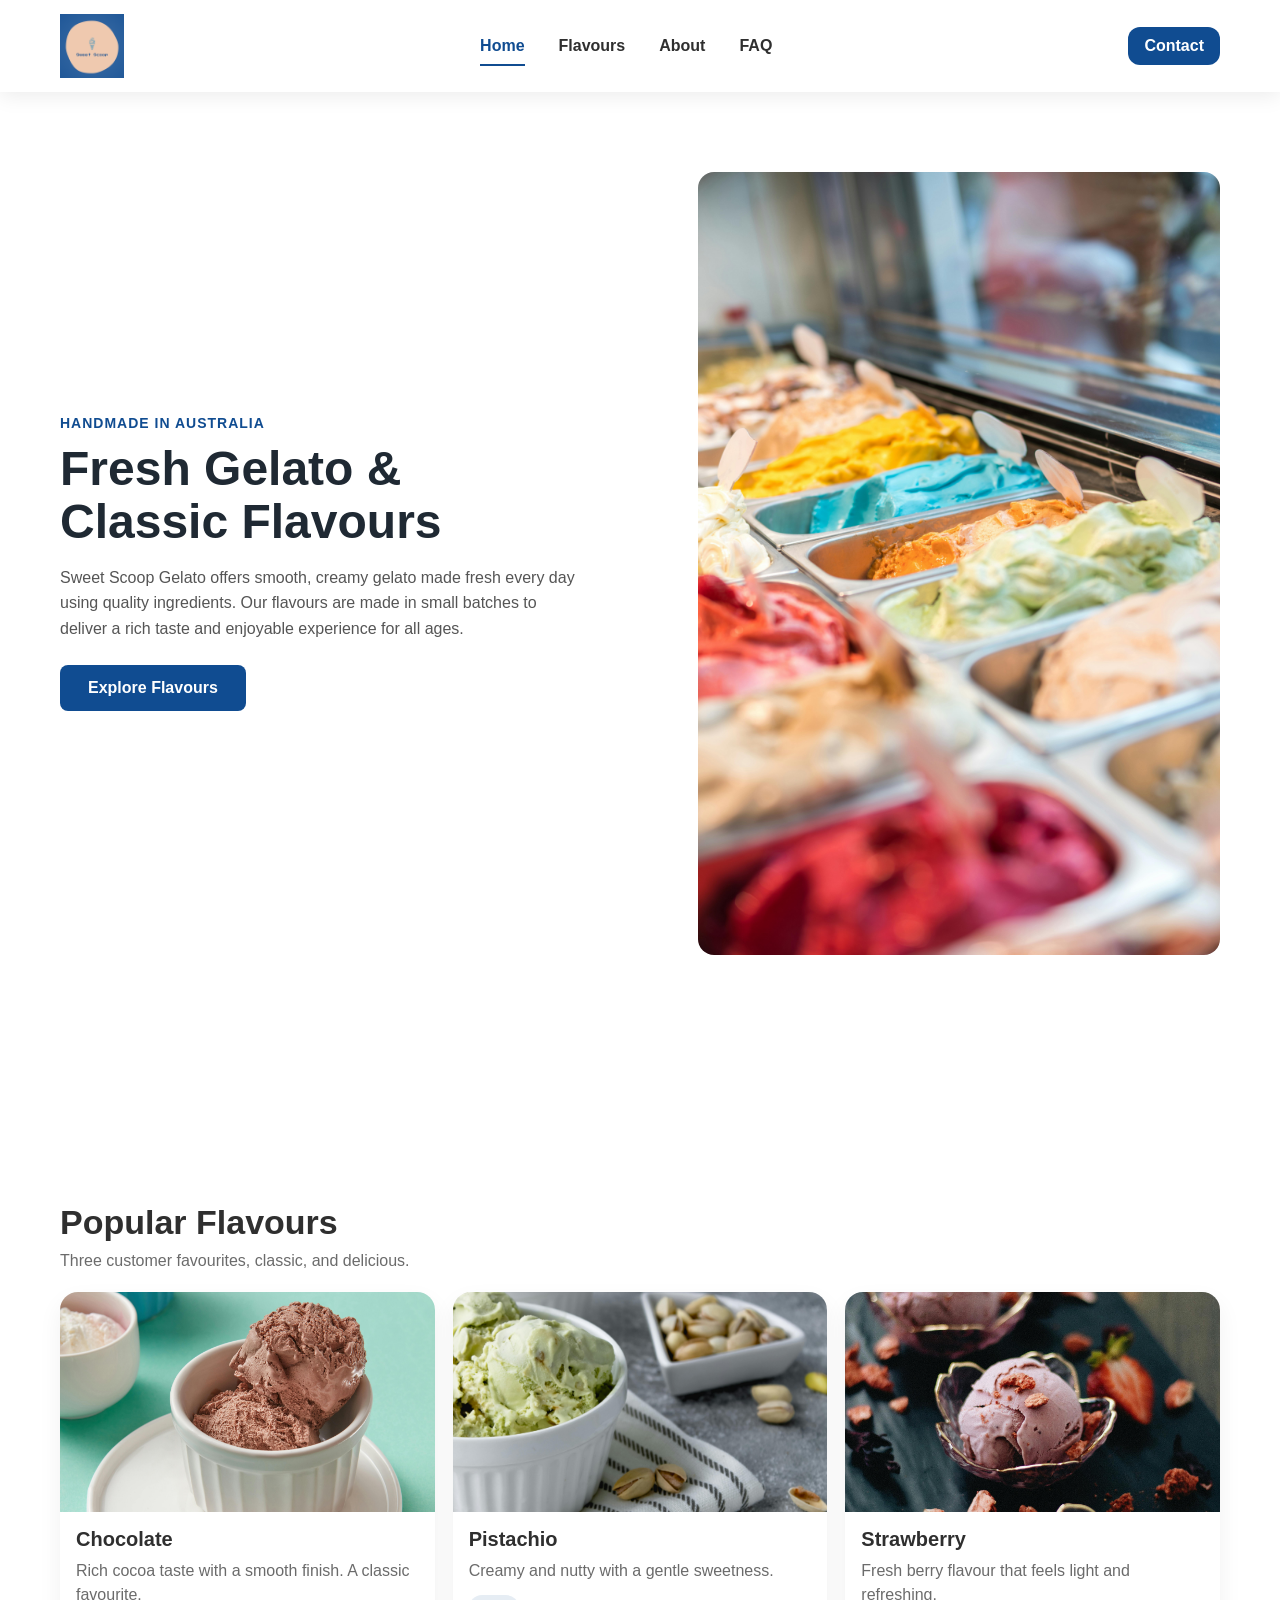
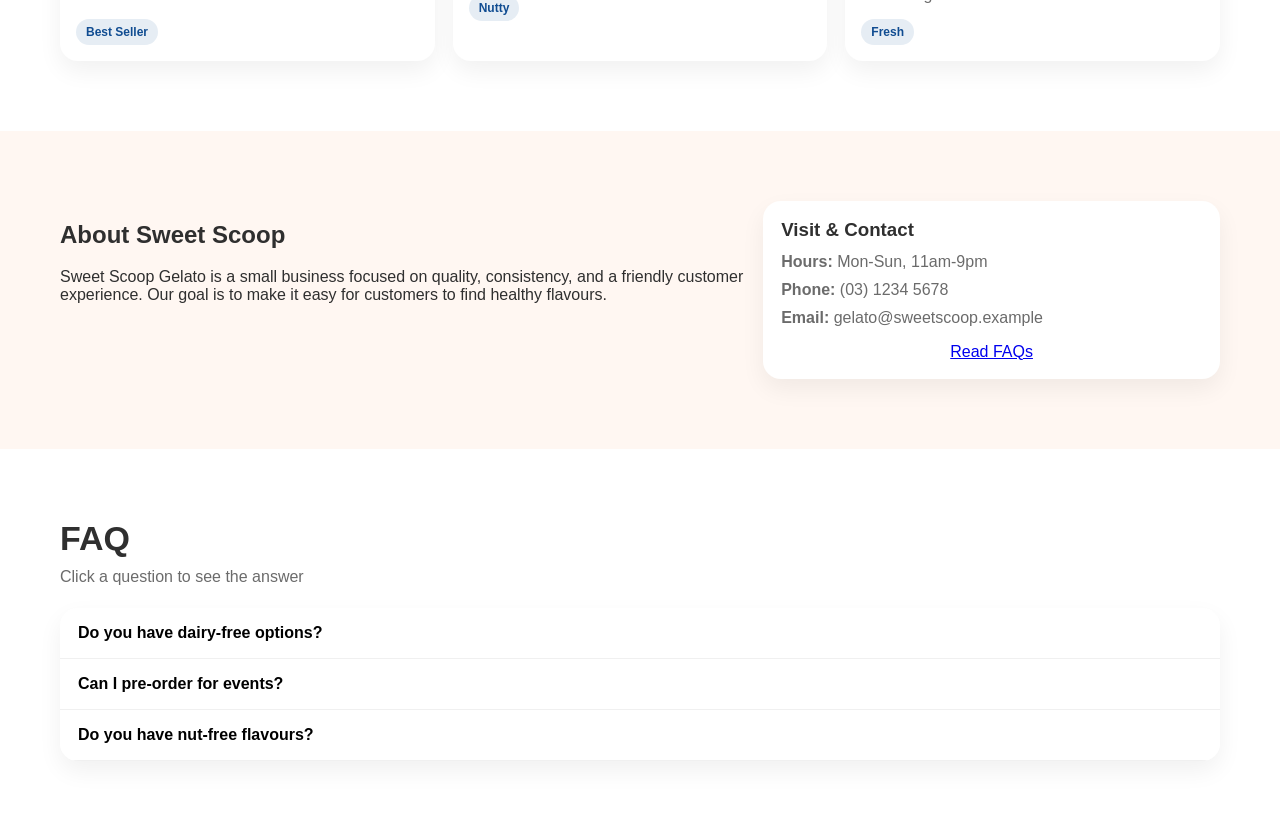
<file: index.html>
<!DOCTYPE html>
<html lang="en">
<head>
  <meta charset="UTF-8" />
  <meta name="viewport" content="width=device-width, initial-scale=1.0" />
  <title>Sweet Scoop Gelato</title>
  <link rel="stylesheet" href="style.css">

</head>

<body>
  <!--   Navigation  -->
  <header id="cs-navigation">
    <div class="cs-container">
      <a href="index.html" class="cs-logo" aria-label="Back to home">
        <img src="images/logo.png" alt="Sweet Scoop Gelato logo" width="80" height="80" decoding="async">
      </a>

      <nav class="cs-nav" aria-label="Primary">
        <ul class="cs-ul">
          <li class="cs-li"><a class="cs-li-link cs-active" href="#home">Home</a></li>
          <li class="cs-li"><a class="cs-li-link" href="#flavours">Flavours</a></li>
          <li class="cs-li"><a class="cs-li-link" href="#about">About</a></li>
          <li class="cs-li"><a class="cs-li-link" href="#faq">FAQ</a></li>
        </ul>
      </nav>

      <a class="cs-button-solid cs-nav-button" href="#contact">Contact</a>
    </div>
  </header>
  <main id="home">

    <!--   HERO  -->
<section id="hero-856">
    <div class="cs-container">
        <div class="cs-content">
            <span class="cs-topper">Handmade in Australia</span>
            <h1 class="cs-title">Fresh Gelato & Classic Flavours</h1>
            <p class="cs-text">
                Sweet Scoop Gelato offers smooth, creamy gelato made fresh every day using
                quality ingredients. Our flavours are made in small batches to deliver
                a rich taste and enjoyable experience for all ages.
            </p>
            <a href="#flavours" class="cs-button-solid">
                Explore Flavours
            </a>
        </div>

        <!-- Hero Image -->
        <picture class="cs-picture">
            <img
                aria-hidden="true"
                decoding="async"
                src="images/hero-section.jpg"
                alt="Fresh handmade gelato flavours"
                width="570"
                height="701">
        </picture>
    </div>

    <!-- Decorative wave -->
    <svg class="cs-wave" width="1920" height="179" viewBox="0 0 1920 179" fill="none"
         xmlns="http://www.w3.org/2000/svg">
        <path fill-rule="evenodd" clip-rule="evenodd"
              d="M1920 179V91.3463C1835.33 91.3463 1715.47 76.615 1549.2 32.9521C1299.48 -32.3214 1132.77 12.1006 947.32 61.5167C810.762 97.9044 664.042 137 466.533 137C331.607 137 256.468 123.447 188.082 111.113C130.974 100.812 78.5746 91.3609 0 91.3609V179H1920Z"
              fill="white"/>
    </svg>
</section>

    <!--  FLAVOURS  -->
    <section class="section" id="flavours">
      <div class="container">
        <div class="section-head">
          <h2>Popular Flavours</h2>
          <p class="muted">Three customer favourites, classic, and delicious.</p>
        </div>

        <div class="cards">
          <article class="card">
            <img src="images/flavour-chocolate.jpg" alt="Chocolate gelato" width="600" height="420" loading="lazy" />
            <div class="card-body">
              <h3>Chocolate</h3>
              <p>Rich cocoa taste with a smooth finish. A classic favourite.</p>
              <span class="tag">Best Seller</span>
            </div>
          </article>

          <article class="card">
            <img src="images/flavour-pistachio.jpg" alt="Pistachio gelato" width="600" height="420" loading="lazy" />
            <div class="card-body">
              <h3>Pistachio</h3>
              <p>Creamy and nutty with a gentle sweetness.</p>
              <span class="tag">Nutty</span>
            </div>
          </article>

          <article class="card">
            <img src="images/flavour-strawberry.jpg" alt="Strawberry gelato" width="600" height="420" loading="lazy" />
            <div class="card-body">
              <h3>Strawberry</h3>
              <p>Fresh berry flavour that feels light and refreshing.</p>
              <span class="tag">Fresh</span>
            </div>
          </article>
        </div>
      </div>
    </section>

    <!--  ABOUT  -->
    <section class="section alt" id="about">
      <div class="container two-col">
        <div>
          <h2>About Sweet Scoop</h2>
          <p>
            Sweet Scoop Gelato is a small business focused on quality, consistency, and a friendly customer experience.
            Our goal is to make it easy for customers to find healthy flavours.
          </p>
        </div>

        <div class="info-box" id="contact">
          <h3>Visit & Contact</h3>
          <div class="kv">
            <div><strong>Hours:</strong> Mon-Sun, 11am-9pm</div>
            <div><strong>Phone:</strong> (03) 1234 5678</div>
            <div><strong>Email:</strong> gelato@sweetscoop.example</div>
          </div>
          <a class="btn primary full" href="#faq">Read FAQs</a>
        </div>
      </div>
    </section>

    <!--  FAQ  -->
    <section class="section" id="faq">
      <div class="container">
        <div class="section-head">
          <h2>FAQ</h2>
          <p class="muted">Click a question to see the answer</p>
        </div>

        <div class="faq" data-accordion>
          <button class="faq-q" aria-expanded="false">
            Do you have dairy-free options?
          </button>
          <div class="faq-a" hidden>
            Yes. We offer selected dairy-free sorbet flavours. Ask in-store for today’s options.
          </div>

          <button class="faq-q" aria-expanded="false">
            Can I pre-order for events?
          </button>
          <div class="faq-a" hidden>
            Yes. We can prepare small-batch tubs for birthdays and events with 24–48 hours notice.
          </div>

          <button class="faq-q" aria-expanded="false">
            Do you have nut-free flavours?
          </button>
          <div class="faq-a" hidden>
            Some flavours are nut-free, but we handle nuts in our kitchen. We can help you choose safer options.
          </div>
        </div>
      </div>
    </section>
  </main>

</body>
</html>
</file>
<file: style.css>
/* Style */
:root{
  --primary:#104C91;
  --text:#2f2f2f;
  --muted:#6b6b6b;
  --bg:#ffffff;
  --bg-alt:#fff7f2;
  --card:#ffffff;
  --shadow: rgba(0,0,0,.10) 0 10px 30px;
  --radius:18px;
}

*{ box-sizing:border-box; }
html{ scroll-behavior:smooth; }
body{
  margin:0;
  font-family: Arial, Helvetica, sans-serif;
  color:var(--text);
  background:var(--bg);
  padding-top: 92px; /* for fixed nav */
}
img{ max-width:100%; display:block; height:auto; }

.container{
  max-width: 1200px;
  margin: 0 auto;
  padding: 0 20px;
}

.section{
  padding: 70px 0;
}
.section.alt{
  background: var(--bg-alt);
}

.section-head{
  margin-bottom: 22px;
}
.section-head h2{
  margin:0 0 10px 0;
  font-size: 34px;
}
.muted{ color: var(--muted); margin:0; }

/*  Navigation  */
#cs-navigation{
  position: fixed;
  top:0; left:0;
  width:100%;
  background:#fff;
  box-shadow: rgba(0,0,0,0.08) 0px 4px 20px;
  z-index: 1000;
}

#cs-navigation .cs-container{
  max-width: 1200px;
  margin: 0 auto;
  padding: 14px 20px;
  display:flex;
  align-items:center;
  gap: 20px;
}

#cs-navigation .cs-logo{
  margin-right:auto;
  display:flex;
  align-items:center;
  text-decoration:none;
}

#cs-navigation .cs-logo img{
  width: 64px;
  height: 64px;
  object-fit: contain;
}

#cs-navigation .cs-nav{
  flex:1;
  display:flex;
  justify-content:center;
}

#cs-navigation .cs-ul{
  list-style:none;
  display:flex;
  gap: 34px;
  margin:0;
  padding:0;
}

#cs-navigation .cs-li-link{
  text-decoration:none;
  color: var(--text);
  font-weight: 600;
  font-size: 16px;
  padding: 10px 0;
  border-bottom: 2px solid transparent;
  transition: color .2s ease, border-color .2s ease;
}

#cs-navigation .cs-li-link:hover,
#cs-navigation .cs-li-link.cs-active{
  color: var(--primary);
  border-color: var(--primary);
}

#cs-navigation .cs-button-solid{
  margin-left:auto;
  text-decoration:none;
  background: var(--primary);
  color:#fff;
  padding: 10px 16px;
  border-radius: 12px;
  font-weight: 700;
}

/*  Hero  */
#hero-856 {
  position: relative;
  padding: 80px 0 0;
  background-color: #ffffff;
  overflow: hidden;
}

#hero-856 .cs-container {
  max-width: 1200px;
  margin: 0 auto;
  padding: 0 20px;
  display: flex;
  align-items: center;
  justify-content: space-between;
  gap: 40px;
}

/* Text content */
#hero-856 .cs-content {
  max-width: 520px;
}

#hero-856 .cs-topper {
  display: block;
  margin-bottom: 12px;
  font-size: 14px;
  font-weight: 600;
  letter-spacing: 1px;
  text-transform: uppercase;
  color: #104C91;
}

#hero-856 .cs-title {
  font-size: 48px;
  line-height: 1.1;
  margin: 0 0 16px;
  color: #1f2933;
}

#hero-856 .cs-text {
  font-size: 16px;
  line-height: 1.6;
  color: #555;
  margin-bottom: 24px;
}

/* Button */
#hero-856 .cs-button-solid {
  display: inline-block;
  padding: 14px 28px;
  background-color: #104C91;
  color: #ffffff;
  text-decoration: none;
  font-weight: 600;
  border-radius: 8px;
  transition: background-color 0.3s ease;
}

#hero-856 .cs-button-solid:hover {
  background-color: #0b3b70;
}

/* Hero image */
#hero-856 .cs-picture {
  flex-shrink: 0;
  width: 45%;
}

#hero-856 .cs-picture img {
  width: 100%;
  height: auto;
  border-radius: 16px;
  display: block;
}

/* Decorative wave */
#hero-856 .cs-wave {
  display: block;
  margin-top: -1px;
}

@media (max-width: 900px) {
  #hero-856 .cs-container {
    flex-direction: column;
    text-align: center;
  }

  #hero-856 .cs-picture {
    width: 100%;
    max-width: 480px;
  }
}

/* CARDS */
.cards{
  display:grid;
  grid-template-columns: repeat(3, 1fr);
  gap: 18px;
}

.card{
  background: var(--card);
  border-radius: var(--radius);
  overflow:hidden;
  box-shadow: rgba(0,0,0,0.06) 0 10px 25px;
}

.card img{
  width:100%;
  height: 220px;
  object-fit: cover;
}

.card-body{
  padding: 16px;
}

.card-body h3{
  margin: 0 0 8px 0;
  font-size: 20px;
}

.card-body p{
  margin:0 0 12px 0;
  color: var(--muted);
  line-height: 1.5;
}

.card{
  transition: transform 0.25s ease, box-shadow 0.25s ease;
}

.card:hover{
  transform: translateY(-4px);
  box-shadow: rgba(0,0,0,0.12) 0 14px 30px;
}

.tag{
  display:inline-block;
  font-size: 12px;
  font-weight: 700;
  color: var(--primary);
  background: rgba(16,76,145,0.10);
  padding: 6px 10px;
  border-radius: 999px;
}

/* ABOUT */
.two-col{
  display:grid;
  grid-template-columns: 1.2fr 0.8fr;
  gap: 18px;
  align-items:start;
}

.checklist{
  margin: 16px 0 0;
  padding-left: 18px;
  color: var(--muted);
  line-height: 1.7;
}

.info-box{
  background:#fff;
  border-radius: var(--radius);
  padding: 18px;
  box-shadow: rgba(0,0,0,0.06) 0 10px 25px;
}

.info-box h3{
  margin:0 0 10px 0;
}

.kv{
  display:grid;
  gap: 10px;
  margin: 12px 0 16px;
  color: var(--muted);
}

.btn.full{
  display:block;
  text-align:center;
}

/* FAQ */
.faq{
  border-radius: var(--radius);
  overflow:hidden;
  box-shadow: rgba(0,0,0,0.06) 0 10px 25px;
  background:#fff;
}

.faq-q{
  width:100%;
  text-align:left;
  padding: 16px 18px;
  border: none;
  background: #fff;
  font-weight: 800;
  font-size: 16px;
  cursor: pointer;
  border-bottom: 1px solid rgba(0,0,0,0.06);
}

.faq-q:hover{
  background: rgba(16,76,145,0.06);
}

.faq-a{
  padding: 0 18px 16px 18px;
  color: var(--muted);
  line-height: 1.6;
  border-bottom: 1px solid rgba(0,0,0,0.06);
}

/*  FOOTER  */
.footer{
  padding: 28px 0;
  background:#0f2f5a;
  color:#fff;
}

.footer .muted{ color: rgba(255,255,255,0.75); }

.footer-row{
  display:flex;
  align-items:center;
  justify-content: space-between;
  gap: 12px;
}
</file>
